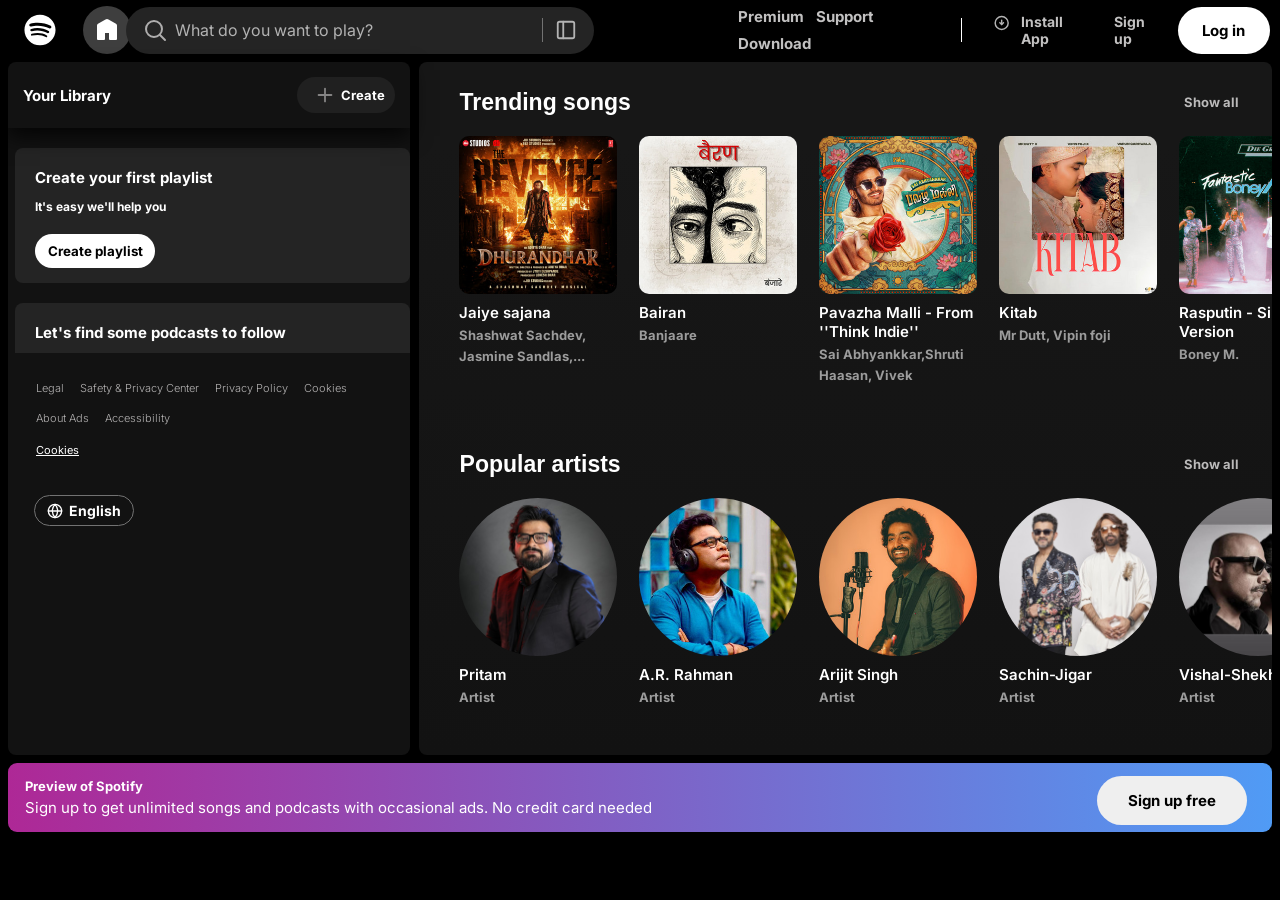
<file: index.html>
<!DOCTYPE html>
<html lang="en">

<head>
    <meta charset="UTF-8">
    <meta name="viewport" content="width=device-width, initial-scale=1.0">
    <title>Spotify - Web Player: Music for everyone</title>
    <link rel="shortcut icon" href="img-icon/favicon spotify.ico" type="image/x-icon">

    <link rel="preconnect" href="https://fonts.googleapis.com">
    <link rel="preconnect" href="https://fonts.gstatic.com" crossorigin>
    <link href="https://fonts.googleapis.com/css2?family=DM+Sans:opsz,wght@9..40,400;9..40,500;9..40,700&display=swap"
        rel="stylesheet">
    <link href="https://fonts.googleapis.com/css2?family=Inter:wght@400;600;700&display=swap" rel="stylesheet">
    <link rel="stylesheet" href="https://cdnjs.cloudflare.com/ajax/libs/font-awesome/6.4.0/css/all.min.css">
    <link rel="stylesheet" href="style.css">
    <link rel="stylesheet" href="utility.css">
    <link rel="stylesheet" href="responsiv.css">
</head>

<body>
    <div class="navbar">
        <nav class="nav">
            <div class="nav-icon">
                <img class="sicon" src="img-icon/Spotify-Icon-Black-Logo.svg" alt="Spocify">
                <div class="icon-circle">
                    <img class="invert" src="img-icon/home.svg" alt="">
                </div>
                <!-- <div class="search-container">
                    <img class="invert" src="img/search.svg" alt="">
                    
                </div> -->
            </div>
            <div class="search-container">
                <div class="search-icon">
                    <!-- <img class="invert" src="img-icon/search.svg" alt="search"> -->
                    <svg width="24" height="24" viewBox="0 0 24 24" fill="none" xmlns="http://www.w3.org/2000/svg">
                        <!-- Circle -->
                        <circle cx="11" cy="11" r="8" stroke="currentColor" stroke-width="2" />
                        <!-- Handle -->
                        <line x1="17" y1="17" x2="22" y2="22" stroke="currentColor" stroke-width="2"
                            stroke-linecap="round" />
                    </svg>
                </div>
                <input type="text" class="search-input" placeholder="What do you want to play?">
                <div class="search_hover">
                    <kbd>Ctrl</kbd>
                    <kbd>Shift</kbd>
                    <kbd>L</kbd>
                </div>
                <div class="search-right-group">
                    <div class="divider"></div>

                    <svg class="browse-icon" xmlns="http://www.w3.org/2000/svg" viewBox="0 0 24 24" fill="none"
                        stroke="currentColor" stroke-width="2" stroke-linecap="round" stroke-linejoin="round">

                        <rect x="3" y="3" width="18" height="18" rx="2" ry="2"></rect>
                        <line x1="9" y1="3" x2="9" y2="21"></line>

                    </svg>
                </div>
            </div>
            <div class="feature">
                <div class="feature-container">
                    <div class="links">
                        <span>Premium</span>
                        <span>Support</span>
                        <span>Download</span>
                    </div>

                    <div class="divider-2"></div>

                    <div class="install">
                        <svg width="20" height="20" viewBox="0 0 24 24" fill="none">
                            <circle cx="12" cy="12" r="9" stroke="#b3b3b3" stroke-width="2" />
                            <path d="M12 8v6" stroke="#b3b3b3" stroke-width="2" stroke-linecap="round" />
                            <path d="M9.5 11.5L12 14l2.5-2.5" stroke="#b3b3b3" stroke-width="2" stroke-linecap="round"
                                stroke-linejoin="round" />
                        </svg>
                        <span>Install App</span>
                    </div>

                    <div class="auth">
                        <span class="signup"> <a href="Sign-up.html">Sign up</a></span>
                        <button class="login"> <a href="log-in.html">Log in</a></button>
                    </div>
                </div>

            </div>
            <div class="mobile-nav">
                <img class="invert mobile-logo" src="img-icon/logo.svg" alt="">
                <div class="rightside">
                    <button class="App">Open App</button>
                    <img class="hamburger" src="img-icon/hamburger.svg" alt="">
                </div>
                <div class="hamburger_container">
                    <div class="close">
                        <img class="invert" style="width: 30px;" src="img-icon/close.svg" alt="">
                    </div>
                    <div class="hamburger-content">
                        <div class="hamburger_auth">
                            <div><a href="log-in.html">Log in</a></div>
                            <div><a href="Sign-up.html">Sign up</a></div>
                        </div>
                        <div class="hamburger-divider"></div>
                        <div class="hamburger_links">
                            <ul>
                                <li>Premium</li>
                                <li>Help</li>
                                <li>Download</li>
                                <li>Privacy</li>
                                <li>Terms</li>
                            </ul>
                        </div>
                    </div>
                </div>
            </div>
        </nav>
    </div>

    <!-- <div class="search-container">
                <svg class="search-icon" xmlns="http://www.w3.org/2000/svg" viewBox="0 0 24 24" fill="none"
                    stroke="currentColor" stroke-width="2" stroke-linecap="round" stroke-linejoin="round">
                    <circle cx="11" cy="11" r="8"></circle>
                    <line x1="21" y1="21" x2="16.65" y2="16.65"></line>
                </svg>

                <input type="text" class="search-input" placeholder="What do you want to play?">

                <div class="divider"></div>

                <svg class="browse-icon" xmlns="http://www.w3.org/2000/svg" viewBox="0 0 24 24" fill="none"
                    stroke="currentColor" stroke-width="2" stroke-linecap="round" stroke-linejoin="round">
                    <rect x="3" y="3" width="18" height="18" rx="2" ry="2"></rect>
                    <line x1="9" y1="3" x2="9" y2="21"></line>
                </svg>
            </div> -->

    </nav>
    </div>
    <div class="container flex ">
        <div class="left  bg-black rounded ">
            <div class="library">
                <div class="lheader">
                    <span>Your Library</span>
                    <button class="create-btn">
                        <!-- <span class="plus">&#43</span> -->
                        <svg class="lplus-icon" width="16" height="16" viewBox="0 0 24 24" stroke="currentColor"
                            fill="none" stroke-width="2">
                            <line x1="12" y1="5" x2="12" y2="19" stroke-linecap="round" />
                            <line x1="5" y1="12" x2="19" y2="12" stroke-linecap="round" />
                        </svg>
                        <span>Create</span>
                    </button>
                    <div class="spotify-menu">
                        <div class="menu-item">
                            <div class="icon-circle">
                                <svg width="48" height="48" viewBox="0 0 48 48" xmlns="http://www.w3.org/2000/svg">
                                    <!-- <circle cx="24" cy="24" r="22" fill="#3a3a3a" /> -->
                                    <g fill="none" stroke="none">
                                        <!-- MUSIC NOTES GROUP -->
                                        <!-- Top beam -->
                                        <rect x="19" y="18" width="14" height="2" rx="0" fill="white" />
                                        <!-- Left stem -->
                                        <rect x="19" y="20" width="2" height="13" rx="0" fill="white" />
                                        <!-- Right stem -->
                                        <rect x="30.8" y="18" width="2" height="11" rx="0" fill="white" />
                                        <!-- Left note head -->
                                        <circle cx="18.5" cy="33.5" r="3" fill="white" />
                                        <!-- Right note head -->
                                        <circle cx="30.5" cy="31.5" r="3" fill="white" />

                                        <!-- PLUS SIGN — top-left of music group -->
                                        vertical bar
                                        <rect x="13" y="13" width="1.8" height="8" rx="0.9" fill="white" />
                                        <!-- horizontal bar -->
                                        <rect x="10" y="16" width="8" height="1.8" rx="0.9" fill="white" />
                                    </g>
                                </svg>
                            </div>
                            <div class="text-group">
                                <span class="title">Playlist</span>
                                <span class="subtitle">Create a playlist with songs or episodes</span>
                            </div>
                        </div>

                        <div class="menu-item">
                            <div class="icon-circle blend">
                                <svg width="37" height="37" viewBox="0 0 24 24" xmlns="http://www.w3.org/2000/svg">
                                    <g transform="rotate(-35 12 12)">
                                        <circle cx="9.5" cy="12" r="5.7" fill="white" opacity="0.3" />
                                        <circle cx="14.5" cy="12" r="5.7" fill="white" opacity="0.5" />
                                    </g>
                                </svg>
                            </div>
                            <div class="text-group">
                                <span class="title">Blend</span>
                                <span class="subtitle">Combine your friends' tastes into a playlist</span>
                            </div>
                        </div>

                        <div class="menu-divider"></div>

                        <div class="menu-item">
                            <div class="icon-circle fill-icon">
                                <svg width="26" height="26" viewBox="0 0 24 24" fill="none"
                                    xmlns="http://www.w3.org/2000/svg">
                                    <path
                                        d="M3 7C3 5.89543 3.89543 5 5 5H9.41421C9.94467 5 10.4534 5.21071 10.8284 5.58579L12.4142 7.17157C12.7893 7.54665 13.298 7.75736 13.8284 7.75736H19C20.1046 7.75736 21 8.65193 21 9.7565V17C21 18.1046 20.1046 19 19 19H5C3.89543 19 3 18.1046 3 17V7Z"
                                        stroke="white" stroke-width="1.8" stroke-linejoin="round" />
                                </svg>
                            </div>
                            <div class="text-group">
                                <span class="title">Folder</span>
                                <span class="subtitle">Organize your playlists</span>
                            </div>
                        </div>
                    </div>
                </div>
                <div class="lbox">
                    <div class="playlist box">
                        <div class="h">
                            <h4>Create your first playlist</h4>
                            <p>It's easy we'll help you</p>
                        </div>
                        <button class="lbut play_but">Create playlist</button>
                        <div class="tooltip-card">
                            <div class="tooltip-content">
                                <h3>Create a playlist</h3>
                                <p>Log in to create and share playlists.</p>
                            </div>

                            <div class="tooltip-actions">
                                <button class="not-now-btn">Not now</button>
                                <button class="login login-btn"> <a href="log-in.html">Log in</a></button>
                            </div>

                            <div class="tooltip-arrow"></div>
                        </div>

                    </div>
                    <div class="podcast box">
                        <div class="h">
                            <h4>Let's find some podcasts to follow</h4>
                            <p>We'll keep you updated on new episodes</p>
                        </div>
                        <button class="lbut pod_but">Browse podcasts</button>

                    </div>
                </div>
            </div>
            <div class="footer">
                <div class="flinks">
                    <ul>
                        <li>Legal</li>
                        <li>Safety & Privacy Center</li>
                        <li>Privacy Policy</li>
                        <li>Cookies</li>
                    </ul>
                    <ul>
                        <li>About Ads</li>
                        <li>Accessibility</li>
                    </ul>
                    <h5>Cookies</h5>
                </div>
                <button class="footer-btn">
                    <svg xmlns="http://www.w3.org/2000/svg" width="16" height="16" viewBox="0 0 24 24" fill="none"
                        stroke="currentColor" stroke-width="2" stroke-linecap="round" stroke-linejoin="round">
                        <circle cx="12" cy="12" r="10"></circle>
                        <line x1="2" y1="12" x2="22" y2="12"></line>
                        <path
                            d="M12 2a15.3 15.3 0 0 1 4 10 15.3 15.3 0 0 1-4 10 15.3 15.3 0 0 1-4-10 15.3 15.3 0 0 1 4-10z">
                        </path>
                    </svg>
                    English
                </button>
            </div>

            <!-- <div class="home bg-gray rounded m-1 p-1">
                <div class="logo"><img class="invert" src="img/logo.svg" alt="logo"></div>
                <ul>
                    <li><img class="invert" src="img/home.svg" alt="home">Home</li>
                    <li><img class="invert" src="img/search.svg" alt="search">Search</li>
                </ul>
            </div> -->

        </div>

        <div class="right bg-black rounded ">
            <div class="Rcontainer ">
                <div class="Rheader">
                    <h2 class="under-line">Trending songs</h2>
                    <a href="#" class="show-all under-line">Show all</a>

                </div>
                <div class="card-container Trending-songs-card">


                </div>
            </div>

            <div class="Rcontainer first-con-cards ">
                <div class="Rheader">
                    <h2 class="under-line">Popular artists</h2>
                    <a href="#" class="show-all under-line">Show all</a>

                </div>
                <div class="card-container Popular-artists-card ">

                </div>
            </div>

            <div class="Rcontainer ">
                <div class="Rheader">
                    <h2 class="under-line">Popular Albums and singles</h2>
                    <a href="#" class="show-all under-line">Show all</a>

                </div>
                <div class="card-container Popular-albums-card ">

                </div>
            </div>

            <div class="Rcontainer ">
                <div class="Rheader">
                    <h2 class="under-line">Popular radio</h2>
                    <a href="#" class="show-all under-line">Show all</a>

                </div>
                <div class="card-container Popular-radio-cards ">

                </div>
            </div>

            <div class="Rcontainer ">
                <div class="Rheader">
                    <h2 class="under-line">Featured Charts</h2>
                    <a href="#" class="show-all under-line">Show all</a>

                </div>
                <div class="card-container featured-cards ">

                </div>
            </div>


            <footer>
                <hr class="hor1">
                <div class="R-footer">
                    <div class="footer-column">
                        <h3>Company</h3>
                        <ul>
                            <li><a href="#">About</a></li>
                            <li><a href="#">Jobs</a></li>
                            <li><a href="#">For the Record</a></li>
                        </ul>
                    </div>

                    <div class="footer-column">
                        <h3>Communities</h3>
                        <ul>
                            <li><a href="#">For Artists</a></li>
                            <li><a href="#">Developers</a></li>
                            <li><a href="#">Advertising</a></li>
                            <li><a href="#">Investors</a></li>
                            <li><a href="#">Vendors</a></li>
                        </ul>
                    </div>

                    <div class="footer-column">
                        <h3>Useful links</h3>
                        <ul>
                            <li><a href="#">Support</a></li>
                            <li><a href="#">Free Mobile App</a></li>
                            <li><a href="#">Popular by Country</a></li>
                            <li><a href="#">Import your Music</a></li>
                        </ul>
                    </div>

                    <div class="footer-column">
                        <h3>Spotify Plans</h3>
                        <ul>
                            <li><a href="#">Premium Lite</a></li>
                            <li><a href="#">Premium Standard</a></li>
                            <li><a href="#">Premium Platinum</a></li>
                            <li><a href="#">Premium Student</a></li>
                            <li><a href="#">Spotify Free</a></li>
                        </ul>
                    </div>

                    <div class="social-footer">

                        <a href="https://www.instagram.com/yourprofile" target="_blank" aria-label="Instagram">
                            <i class="fab fa-instagram"></i>
                        </a>

                        <a href="https://www.twitter.com/yourprofile" target="_blank" aria-label="Twitter">
                            <i class="fa-brands fa-twitter"></i>
                        </a>
                        <a href="https://www.facebook.com/yourprofile" target="_blank" aria-label="Facebook">
                            <i class="fa-brands fa-facebook"></i>
                        </a>

                    </div>
                </div>
                <hr class="hor2">

                <div class="rightFooter">
                    <div class=" footer flinks">
                        <ul>
                            <li>Legal</li>
                            <li>Safety & Privacy Center</li>
                            <li>Privacy Policy</li>
                            <li>Cookies</li>
                            <li>About Ads</li>
                            <li>Accessibility</li>
                        </ul>
                        <!-- <ul>
                        <li>About Ads</li>
                        <li>Accessibility</li>
                    </ul> -->
                    </div>

                    <div class=" M-copyright">
                        <small>&copy; 2026 Spotify AB</small>
                    </div>

                    <button class="footer-btn">
                        <svg xmlns="http://www.w3.org/2000/svg" width="15" height="15" viewBox="0 0 24 24" fill="none"
                            stroke="currentColor" stroke-width="2" stroke-linecap="round" stroke-linejoin="round">
                            <circle cx="12" cy="12" r="10"></circle>
                            <line x1="2" y1="12" x2="22" y2="12"></line>
                            <path
                                d="M12 2a15.3 15.3 0 0 1 4 10 15.3 15.3 0 0 1-4 10 15.3 15.3 0 0 1-4-10 15.3 15.3 0 0 1 4-10z">
                            </path>
                        </svg>
                        English
                    </button>
                </div>

                <div class="copyright">
                    <small>&copy; 2026 Spotify AB</small>
                </div>
            </footer>

        </div>

    </div>
    <div class="Bfooter">
        <div class="pline">
            <p class="first_line">Preview of Spotify</p>
            <p class="second_line">Sign up to get unlimited songs and podcasts with occasional ads. No credit card
                needed</p>
        </div>
        <button class="bsign-in">Sign up free</button>
    </div>


    <div class="mobile-bottom-nav">
        <div class="nav-item">
            <img class="invert" src="img-icon/home.svg" alt="Home" width="24">
            <span>Home</span>
        </div>
        <div class="nav-item">
            <svg width="24" height="24" viewBox="0 0 24 24" fill="none" stroke="#c5c3c3" stroke-width="2">
                <circle cx="11" cy="11" r="8"></circle>
                <line x1="21" y1="21" x2="16.65" y2="16.65"></line>
            </svg>
            <span>Search</span>
        </div>
        <div class="nav-item">
            <!-- <svg width="24" height="24" viewBox="0 0 24 24" fill="none" stroke="white" stroke-width="2">
                <rect x="3" y="3" width="18" height="18" rx="2"></rect>
                <line x1="9" y1="3" x2="9" y2="21"></line>
            </svg> -->
            <img src="img-icon/playlist.svg" alt="">
            <span>Your Library</span>
        </div>
        <div class="nav-item ">
            <svg xmlns="http://www.w3.org/2000/svg" width="24" height="24" viewBox="0 0 223.316 223.316">
                <path
                    d="M177.707 98.987c-35.992-21.375-95.36-23.34-129.719-12.912-5.519 1.674-11.353-1.44-13.024-6.958-1.672-5.521 1.439-11.352 6.96-13.029 39.443-11.972 105.008-9.66 146.443 14.936 4.964 2.947 6.59 9.356 3.649 14.31-2.944 4.963-9.359 6.6-14.31 3.653m-1.178 31.658c-2.525 4.098-7.883 5.383-11.975 2.867-30.005-18.444-75.762-23.788-111.262-13.012-4.603 1.39-9.466-1.204-10.864-5.8a8.717 8.717 0 015.805-10.856c40.553-12.307 90.968-6.347 125.432 14.833 4.092 2.52 5.38 7.88 2.864 11.968m-13.663 30.404a6.954 6.954 0 01-9.569 2.316c-26.22-16.025-59.223-19.644-98.09-10.766a6.955 6.955 0 01-8.331-5.232 6.95 6.95 0 015.233-8.334c42.533-9.722 79.017-5.538 108.448 12.446a6.96 6.96 0 012.31 9.57M111.656 0C49.992 0 0 49.99 0 111.656c0 61.672 49.992 111.66 111.657 111.66 61.668 0 111.659-49.988 111.659-111.66C223.316 49.991 173.326 0 111.657 0"
                    fill="#c5c3c3" />
            </svg>
            <!-- <img class="pre-f" src="img-icon/Spotify-Icon-Black-Logo.svg" alt=""> -->
            <span>Premium</span>
        </div>


    </div>

    <script src="script.js"></script>
</body>

</html>
</file>
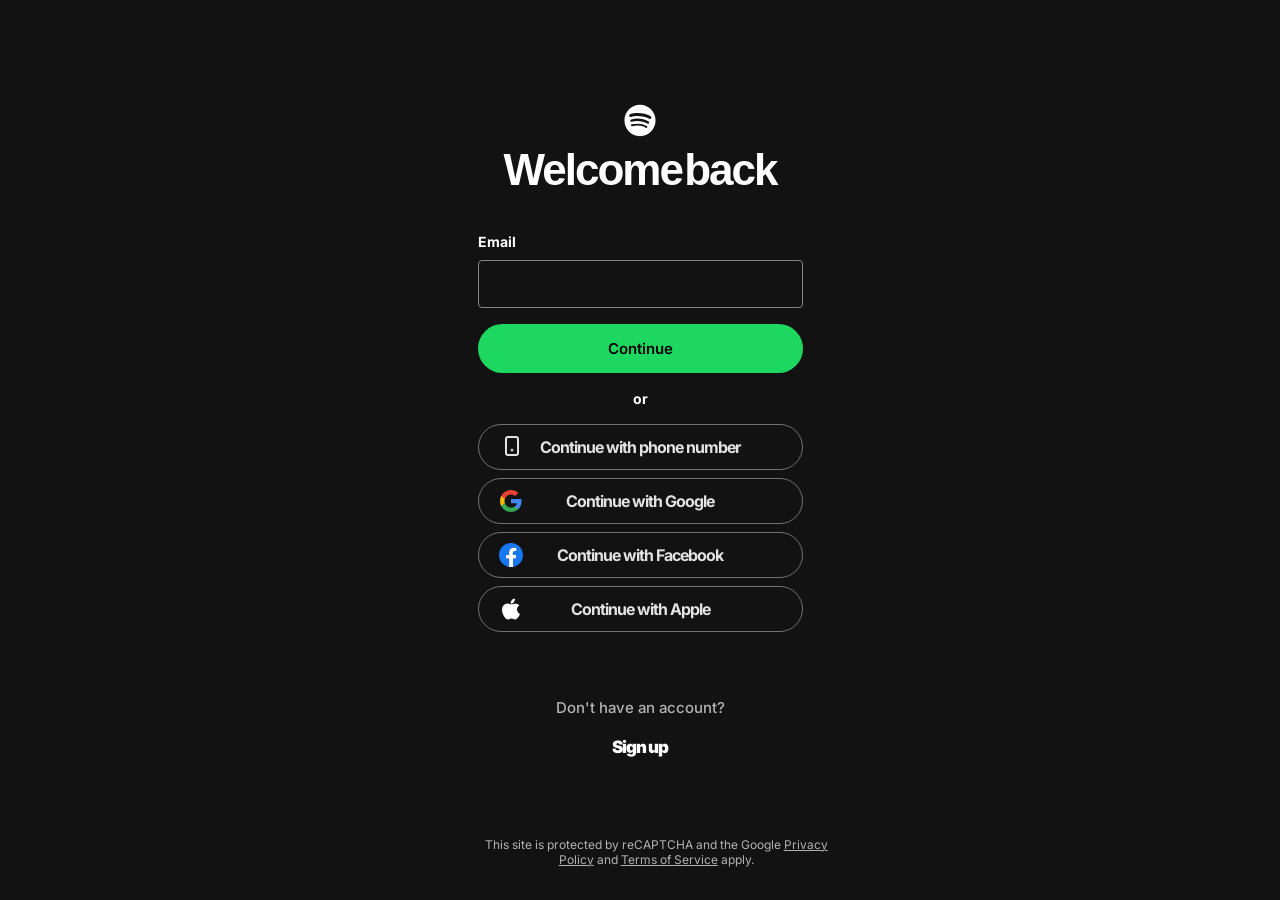
<file: log-in.html>
<!DOCTYPE html>
<html lang="en">

<head>
    <meta charset="UTF-8">
    <meta name="viewport" content="width=device-width, initial-scale=1.0">
    <title>Spotify</title>
    <link rel="shortcut icon" href="img-icon/spotify_black_bg.png" type="image/x-icon">

    <link rel="preconnect" href="https://fonts.googleapis.com">
    <link rel="preconnect" href="https://fonts.gstatic.com" crossorigin>
    <link href="https://fonts.googleapis.com/css2?family=Montserrat:wght@400;500;600;700;800;900&display=swap"
        rel="stylesheet">
    <link href="https://fonts.googleapis.com/css2?family=DM+Sans:opsz,wght@9..40,400;9..40,500;9..40,700&display=swap"
        rel="stylesheet">
    <link href="https://fonts.googleapis.com/css2?family=Inter:wght@400;600;700&display=swap" rel="stylesheet">
    <link rel="stylesheet" href="https://cdnjs.cloudflare.com/ajax/libs/font-awesome/6.4.0/css/all.min.css">
    <link rel="stylesheet" href="style.css">
    <link rel="stylesheet" href="utility.css">
    <link rel="stylesheet" href="responsiv.css">
    <link rel="stylesheet" href="log-sign.css">
</head>

<body>
    <main class="container">
        <div class="header loginheader">
            <img class="sicon" src="img-icon/Spotify-Icon-Black-Logo.svg" alt="Spotify logo">
            <h1>Welcome back</h1>
        </div>
        <form class="login_form" action="#" method="POST">
            <div class="input_group">
                <label for="email">Email</label>
                <input type="email" id="email" name="email"  required>
            </div>

            <button type="submit" class="primary-btn">Continue</button>
        </form>
        <div class="ls-divider">or</div>
        <div class="signup_method login_method">
            <button class="social-btn phone">
                <svg width="24" height="24" viewBox="0 0 24 24" fill="none" xmlns="http://www.w3.org/2000/svg"
                    stroke="rgb(226, 226, 226)" stroke-width="2" stroke-linecap="round" stroke-linejoin="round">

                    <!-- Phone body -->
                    <rect x="7" y="2" width="12" height="18" rx="2"></rect>

                    <!-- Bottom circle (home button) -->
                    <circle cx="13" cy="15" r="0.5"></circle>

                </svg>
                <span>Continue with phone number</span>
            </button>
            <button class="social-btn google">
                <svg width="24" height="24" viewBox="0 0 24 24">
                    <path
                        d="M22.56 12.25c0-.78-.07-1.53-.2-2.25H12v4.26h5.92c-.26 1.37-1.04 2.53-2.21 3.31v2.77h3.57c2.08-1.92 3.28-4.74 3.28-8.09z"
                        fill="#4285F4" />
                    <path
                        d="M12 23c2.97 0 5.46-.98 7.28-2.66l-3.57-2.77c-.98.66-2.23 1.06-3.71 1.06-2.86 0-5.29-1.93-6.16-4.53H2.18v2.84C3.99 20.53 7.7 23 12 23z"
                        fill="#34A853" />
                    <path
                        d="M5.84 14.09c-.22-.66-.35-1.36-.35-2.09s.13-1.43.35-2.09V7.07H2.18C1.43 8.55 1 10.22 1 12s.43 3.45 1.18 4.93l3.66-2.84z"
                        fill="#FBBC05" />
                    <path
                        d="M12 5.38c1.62 0 3.06.56 4.21 1.64l3.15-3.15C17.45 2.09 14.97 1 12 1 7.7 1 3.99 3.47 2.18 7.07l3.66 2.84c.87-2.6 3.3-4.53 6.16-4.53z"
                        fill="#EA4335" />
                </svg>
                <span>Continue with Google</span>
            </button>
            <button class="social-btn facebook">
                <svg width="24" height="24" viewBox="0 0 24 24" fill="none" xmlns="http://www.w3.org/2000/svg">
                    <path
                        d="M24 12.073C24 5.405 18.627 0 12 0S0 5.405 0 12.073C0 18.1 4.388 23.094 10.125 24v-8.437H7.078v-3.49h3.047V9.43c0-3.007 1.792-4.669 4.533-4.669 1.312 0 2.686.235 2.686.235v2.953H15.83c-1.491 0-1.956.925-1.956 1.874v2.25h3.328l-.532 3.49h-2.796V24C19.612 23.094 24 18.1 24 12.073z"
                        fill="#1877F2" />
                    <path
                        d="M16.671 15.563l.532-3.49h-3.328V9.823c0-.949.465-1.874 1.956-1.874h1.513V4.996s-1.374-.235-2.686-.235c-2.741 0-4.533 1.662-4.533 4.67v2.641H7.078v3.49h3.047V24a12.12 12.12 0 003.875 0v-8.437h2.671z"
                        fill="white" />
                </svg>
                <span>Continue with Facebook</span>
            </button>
            <button class="social-btn apple">
                <svg width="24px" height="24px" fill="white" viewBox="0 0 512 512" xmlns="http://www.w3.org/2000/svg">
                    <title>ionicons-v5_logos</title>
                    <path
                        d="M349.13,136.86c-40.32,0-57.36,19.24-85.44,19.24C234.9,156.1,212.94,137,178,137c-34.2,0-70.67,20.88-93.83,56.45-32.52,50.16-27,144.63,25.67,225.11,18.84,28.81,44,61.12,77,61.47h.6c28.68,0,37.2-18.78,76.67-19h.6c38.88,0,46.68,18.89,75.24,18.89h.6c33-.35,59.51-36.15,78.35-64.85,13.56-20.64,18.6-31,29-54.35-76.19-28.92-88.43-136.93-13.08-178.34-23-28.8-55.32-45.48-85.79-45.48Z" />
                    <path
                        d="M340.25,32c-24,1.63-52,16.91-68.4,36.86-14.88,18.08-27.12,44.9-22.32,70.91h1.92c25.56,0,51.72-15.39,67-35.11C333.17,85.89,344.33,59.29,340.25,32Z" />
                </svg>
                <span>Continue with Apple</span>
            </button>

        </div>
        <footer>
            <div class="login signup">
                <div>Don't have an account?</div>
                <div><a href="Sign-up.html">Sign up</a></div>
            </div>
            <div class="footer">
                <p>This site is protected by reCAPTCHA and the Google <a href="#">Privacy Policy</a> and <a href="#">Terms of Service</a> apply.</p>
                <!-- <p><a href="#">Policy</a> and <a href="#">Terms of Service</a> apply.</p> -->
            </div>
        </footer>
    </main>


</body>

</html>
</file>
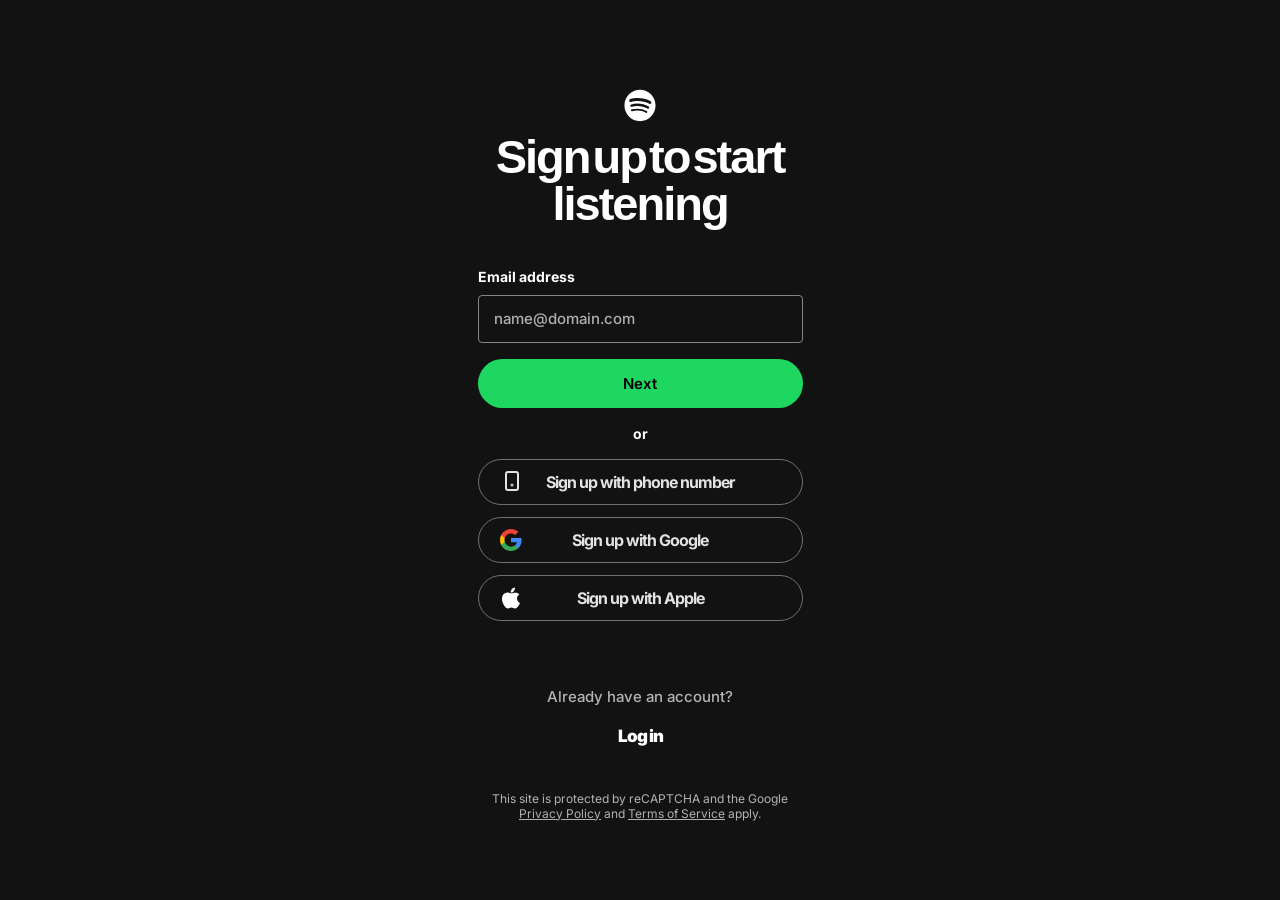
<file: Sign-up.html>
<!DOCTYPE html>
<html lang="en">

<head>
    <meta charset="UTF-8">
    <meta name="viewport" content="width=device-width, initial-scale=1.0">
    <title>Sign up - Spotify</title>
    <link rel="shortcut icon" href="img-icon/spotify_black_bg.png" type="image/x-icon">

    <link rel="preconnect" href="https://fonts.googleapis.com">
    <link rel="preconnect" href="https://fonts.gstatic.com" crossorigin>
    <link href="https://fonts.googleapis.com/css2?family=Montserrat:wght@400;500;600;700;800;900&display=swap" rel="stylesheet">
    <link href="https://fonts.googleapis.com/css2?family=DM+Sans:opsz,wght@9..40,400;9..40,500;9..40,700&display=swap"
        rel="stylesheet">
    <link href="https://fonts.googleapis.com/css2?family=Inter:wght@400;600;700&display=swap" rel="stylesheet">
    <link rel="stylesheet" href="https://cdnjs.cloudflare.com/ajax/libs/font-awesome/6.4.0/css/all.min.css">
    <link rel="stylesheet" href="style.css">
    <link rel="stylesheet" href="utility.css">
    <link rel="stylesheet" href="responsiv.css">
    <link rel="stylesheet" href="log-sign.css">
</head>
<style>
    body {
        padding-top: 80px;
    }

    /* Header */

    h1 {
        font-size: 47px;
    }

    /* Social Buttons */
    .signup_method {
        gap: 12px;
    }


    .footer {
        margin-top: 45px;
        width: 100%;
    }

</style>

<body>
    <main class="container">
        <div class="header">
            <img class="sicon" src="img-icon/Spotify-Icon-Black-Logo.svg" alt="Spotify logo">
            <h1>Sign up to start listening</h1>
        </div>
        <form class="signup_form" action="#" method="POST">
            <div class="input_group">
                <label for="email">Email address</label>
                <input type="email" id="email" name="email" placeholder="name@domain.com" required>
            </div>

            <button type="submit" class="primary-btn">Next</button>
        </form>
        <div class="ls-divider">or</div>
        <div class="signup_method smg">
            <button class="social-btn phone">
                <svg width="24" height="24" viewBox="0 0 24 24" fill="none" xmlns="http://www.w3.org/2000/svg"
                    stroke="rgb(226, 226, 226)" stroke-width="2" stroke-linecap="round" stroke-linejoin="round">

                    <!-- Phone body -->
                    <rect x="7" y="2" width="12" height="18" rx="2"></rect>

                    <!-- Bottom circle (home button) -->
                    <circle cx="13" cy="15" r="0.5"></circle>

                </svg>
                <span>Sign up with phone number</span>
            </button>
            <button class="social-btn google">
                <svg width="24" height="24" viewBox="0 0 24 24">
                    <path
                        d="M22.56 12.25c0-.78-.07-1.53-.2-2.25H12v4.26h5.92c-.26 1.37-1.04 2.53-2.21 3.31v2.77h3.57c2.08-1.92 3.28-4.74 3.28-8.09z"
                        fill="#4285F4" />
                    <path
                        d="M12 23c2.97 0 5.46-.98 7.28-2.66l-3.57-2.77c-.98.66-2.23 1.06-3.71 1.06-2.86 0-5.29-1.93-6.16-4.53H2.18v2.84C3.99 20.53 7.7 23 12 23z"
                        fill="#34A853" />
                    <path
                        d="M5.84 14.09c-.22-.66-.35-1.36-.35-2.09s.13-1.43.35-2.09V7.07H2.18C1.43 8.55 1 10.22 1 12s.43 3.45 1.18 4.93l3.66-2.84z"
                        fill="#FBBC05" />
                    <path
                        d="M12 5.38c1.62 0 3.06.56 4.21 1.64l3.15-3.15C17.45 2.09 14.97 1 12 1 7.7 1 3.99 3.47 2.18 7.07l3.66 2.84c.87-2.6 3.3-4.53 6.16-4.53z"
                        fill="#EA4335" />
                </svg>
                <span>Sign up with Google</span>
            </button>
            <button class="social-btn apple">
                <svg width="24px" height="24px" fill="white" viewBox="0 0 512 512" xmlns="http://www.w3.org/2000/svg">
                    <title>ionicons-v5_logos</title>
                    <path
                        d="M349.13,136.86c-40.32,0-57.36,19.24-85.44,19.24C234.9,156.1,212.94,137,178,137c-34.2,0-70.67,20.88-93.83,56.45-32.52,50.16-27,144.63,25.67,225.11,18.84,28.81,44,61.12,77,61.47h.6c28.68,0,37.2-18.78,76.67-19h.6c38.88,0,46.68,18.89,75.24,18.89h.6c33-.35,59.51-36.15,78.35-64.85,13.56-20.64,18.6-31,29-54.35-76.19-28.92-88.43-136.93-13.08-178.34-23-28.8-55.32-45.48-85.79-45.48Z" />
                    <path
                        d="M340.25,32c-24,1.63-52,16.91-68.4,36.86-14.88,18.08-27.12,44.9-22.32,70.91h1.92c25.56,0,51.72-15.39,67-35.11C333.17,85.89,344.33,59.29,340.25,32Z" />
                </svg>
                <span>Sign up with Apple</span>
            </button>
        </div>
        <footer>
            <div class="login">
                <div>Already have an account?</div>
                <div><a href="log-in.html">Log in</a></div>
            </div>
            <div class="footer signupfooter">
                <p>This site is protected by reCAPTCHA and the Google <a href="#">Privacy Policy</a> and <a href="#">Terms of Service</a> apply.</p>
               
            </div>
        </footer>
    </main>


</body>

</html>
</file>
<file: style.css>
* {
    margin: 0;
    padding: 0;
    box-sizing: border-box;
    font-family: 'Inter', 'Helvetica Neue', Arial, sans-serif;

}

body {

    background-color: black;
    color: white;
    font-family: "CircularSp", "Helvetica Neue", Helvetica, Arial, sans-serif;
    font-weight: 700;
    /* font-size: 16px; */
    

}


.navbar .nav {
    background-color:black;
    display: flex;
    align-items: center;
    justify-content: space-between;
    width: 100%;
    height: 60px;
    padding: 0 px;

}

.nav-icon{
    display: flex;
    align-items: center;
    /* width: 25px; */
    gap: 8px;
    padding: 5px;
   
}

.sicon {
    width: 70px;
    cursor: pointer;
   
}
.icon-circle {
    width: 46px;  
    height: 46px; 
    background-color: #1a1919; /* Gives the circle its dark gray color */
    border-radius: 50%; 
    
    /* Centers the home SVG inside the circle */
    display: flex;
    justify-content: center;
    align-items: center;
    cursor: pointer;
    transition: transform 0.1s ease, border-color 0.2s ease;
}
.icon-circle .invert {
    width: 24px; /* Adjust this to make the house bigger or smaller inside the circle */
    
}
.icon-circle:hover{
    background-color: rgb(48, 48, 48);
    transition: background-color 0.4s ease, border 0.4s ease;
    transform: scale(1.04);
}
.search-container{
    box-sizing: border-box;
    /* position: relative; */
    display: flex;
    align-items: center;
    background-color: #242424;
    border-radius: 500px;
    padding: 0  15px;
    height: 47px;
    width: 100%;
    max-width:468px; 
    margin-left:-22px;
    /* cursor: pointer; */
    border: 2px solid transparent;
    transition: background-color 0.2s ease, box-shadow 0.2s ease;
    /* overflow: hidden; */
}
.search-container:hover {
    background-color: #2c2c2c;
    box-shadow: 0 0 0 1px #464444; 
    transition-duration: 0.2s;  
}
.search-container.active{          /* this can be do without js by search-container:focus-within */
    /* border: 2px solid white; */
    box-shadow: 0 0 0 2px white !important;
    
}
.search-icon svg{
    width: 24px;  
    height: 24px; 
    /* background-color: #1a1a1a; /* Gives the circle its dark gray color */
    /* border-radius: 10px;   */
    
    color: rgb(175, 174, 174);
    display: block;
    align-items: center;
    cursor: pointer;
    transition: all 0.2s ease;
}
.search-container:hover .search-icon svg {
    color: white;
}
.search-input{
    flex: 1;
    min-width: 0;
    /* width: 100%; */
    background: transparent;
    border: none;
    outline: none;
    color: white;
    font-size: 16px;
    padding: 0 8px;
    
}
.search-input::placeholder {
    color: #b3b3b3;
}
.search-right-group {
    display: flex;
    align-items: center;
    gap: 12px;  
    margin-left: 49px; 
    /* flex-shrink: 0; */
}

.search_hover{
    /* position: absolute; */
    display: flex;
    gap: 3px;
    opacity: 0;
    visibility: hidden;
    margin-left: 8px;
    transition-duration: 0.3s;
}
/* .search_hover + .search-right-group{
    margin-left: auto;
} */

.search_hover kbd{
    display: flex;
    border: 1px solid grey; 
    border-radius: 4px;
    padding: 2px 4px;
    font-size: 15px;
    font-weight: 500;
    font-family: 'DM Sans', sans-serif;
    color: rgb(179, 177, 177);
    /* margin: 0 2px; */
}
.search-container:hover .search_hover{
    opacity: 1;
    visibility: visible;
}

.divider {
    height: 24px;
    width: 1px;
    background-color: #727272;
    /* margin: 0 12px; */
    flex-shrink: 0;
}

svg{
    color: #727272;
}

.browse-icon {
    width: 22px;
    height: 22px;
    color: #b3b3b3; /* Ye 'currentColor' ko set karega */
    cursor: pointer;
    transition: color 0.2s ease;
}

.browse-icon:hover {
    color: white; /* Hover par bright white ho jayega */
}
.feature .feature-container{
    display: flex;
    align-items: center;
    /* justify-content: space-between; */
}
/* .feature-container{
    display: flex;
    align-items: center;
} */
.links{
    margin-left:140px;
    color: rgb(194, 193, 193);
    font-size: 15px;
    
}
.links span{
    display: inline-block;
    cursor: pointer;
    margin: 4px;
    transition: color 0.2s ease, transform 0.2s ease;
    
}
.links span:hover{
    /* font-size: 16px; */
    color: white;
    transform: scale(1.02);
   
}
.divider-2{
    height: 24px;
    width: 1px;
    background-color:white;
    margin: 0 12px;
    margin-left: 25px;
    
}
.install{
    display: flex;
    /* justify-items: center; */
    color: rgb(194, 193, 193);
    font-size: 14px;
    gap: 10px;
    margin-left: 20px;
    transition: all 0.2s ease;
    cursor: pointer;
    filter: blur(0.4px);

}
.install svg{
    stroke: currentColor;
}
.install:hover {
    color: white;
    transform: scale(1.02);
}
.install:hover svg *{
    stroke: white !important;
}

.auth{
    display: flex;
    align-items: center;
    font-size: 14px;
    margin-left: 30px;
    gap: 20px;
    cursor: pointer;

}
.auth span a{
    text-decoration: none;
    color: rgb(194, 193, 193);
    filter: blur(0.4px);
}

.auth button {
    padding: 14px;
    margin-right: 10px;
    width: 105px;
    background-color: white;
    font-size:15px;
    font-weight: bold;
    border: none;
    cursor: pointer;
    border-radius: 50px;
    transition: background-color 0.1s ease, transform 0.1s ease;
}
.auth span a:hover{
    color: white;
    transform: scale(1.04);
}
.auth button:hover{
    background-color: #e6e1e1;
    transform: scale(1.01);

}
.login a{
    text-decoration: none;
    color: black;
}

/*               container             */


.container{
    height: 77vh;
    gap: 9px;
    margin: 8px;
    margin-top: 2px;

    
}

.left {
    width: 32vw;
    /* height: 80vh; */
    /* padding: 10px; */
}

.right {
    width: 68vw;
    /* height: 513px; */
    overflow-x: hidden;
    overflow-y: scroll;
    background: linear-gradient(to bottom , rgb(23, 23, 23) 12% , transparent 100%);
    /* height: 80vh; */
    /* height: 100%; */
}

/* .home ul li {
    display: flex;
    width: 14px;
    gap: 13px;
    list-style: none;
    padding-top: 14px;
    font-size: 12PX;
} */

.lheader{
    display: flex;
    align-items: center;
    justify-content: space-between;
    /* padding-top: 25px; */
    padding: 15px;
    font-size: 15px;
    font-family: 'Inter', 'Helvetica Neue', Arial, sans-serif;
    box-shadow: gray;
    box-shadow: 0px 8px 20px rgba(0, 0, 0, 0.8);
    position: relative;
    z-index: 100;
   
}


.lheader button{
    display: flex;
    align-items: center;
    background-color:rgb(32, 32, 32);
    color: white;
    border: none;
    padding: 7px;
    font-size: 13px;
    font-weight: bold;
    width: 98px;
    border-radius: 40px;
    gap: 5px;
    transition: background-color 0.2s ease , transform 0.2s ease;
    
}
.lheader button svg{
    width: 22px;
    height: 22px;
    margin-left:10px;
    color: #858484;
}
.lheader button:hover{
    background-color:rgb(41, 41, 41);
    color: white;
}
.lheader button:hover svg *{
    stroke: rgb(236, 235, 235);
}
.lbox{
    /* display: flex;
    flex-direction: column; */
    height: 225px;
    /* background-color: #131313; */
    overflow-y: scroll;
    transition: all 0.3s ease;
}
.lbox::-webkit-scrollbar{
    width: 12px;

}
.lbox::-webkit-scrollbar-track {
  background: transparent;
}
.lbox::-webkit-scrollbar-thumb{
    background:transparent;
    transition: background 0.3s ease;
    /* border-radius: 3px; */
}
.lbox.show-scroll::-webkit-scrollbar-thumb {
    background: #535353;
}

.play_but{
    width: 120px;
}
.pod_but{
    width: 140px;
}
.flinks{
    margin: 20px;
}
.flinks ul{
    font-size: 11px;
    font-weight: 300;
    /* margin-bottom: 10px; */
    display: flex;
}
.flinks ul li{
    list-style: none;
    margin: 8px;
    color: #b3b1b1;
    cursor: pointer;
}
.flinks h5{
    margin-top: 10px;
    margin-left: 8px;
    font-size: 11px;
    color:white;
    font-weight: 400 ;
    font-family: 'Inter', 'Helvetica Neue', Arial, sans-serif;
    cursor: pointer;
    text-decoration: underline;

    
}
.footer-btn{
    display: flex;
    align-items: center;
    gap: 6px;
    background-color: transparent; 
    color: white;
    font-size: 14px;
    font-weight: 700;
    font-family: 'Inter', 'Helvetica Neue', Arial, sans-serif;
    border: 1px solid #727272; /* Grey border */
    border-radius: 50px; /* Perfect pill shape */
    margin-left: 26px;
    margin-top: 38px;
    padding: 6px 12px;
    cursor: pointer;
    transition: transform 0.1s ease, border-color 0.2s ease;
    /* transform: scale(1.04); */

}
.footer-btn:hover{
    color: white;
    transform: scale(1.04);
}
.footer-btn svg{
    color: white;
}

/* Right side css code */

.Rcontainer{
    display: flex;
    flex-direction: column;
    /* margin-bottom: 29px; */
    /* position:relative; */
    /* width: 100%;
    overflow-y: auto;
    height: auto; */
    
    /* padding: 2px 0 4px 0px; */
    /* background-image: radial-gradient(ellipse at 15% 15%, #363636 0%, transparent 70%); */
    /* background: linear-gradient(to bottom, #2b0e0e 0%, #121212 100%) */
} 

/* .Rcontainer::after {
    content: "";
    position: absolute;
    top: 0;
    left: 0;
    width: 50%;
    height: 100%;
    background-image: linear-gradient(to bottom, #2b0e0e 0%, transparent 80%);
    z-index: -1; 
}   */
.Rheader{
    display: flex;
    width:100%;
    align-items: center;
    justify-content: space-between;
    height: 15px;
    padding: 30px 33px ;
    border-top-left-radius: 7px;
    border-top-right-radius: 7px;
    
    /* background-color: rgb(30, 30, 30); */
    
    /* background: linear-gradient(to bottom, #2b0e0e 0%) */

}
.Rheader h2{
    font-size: 23px;
    font-weight: 700;
    font-style: normal;
    line-height:normal;
    /* font-family: 'Plus Jakarta Sans', sans-serif; */
    font-family: 'Montserrat', sans-serif;
    cursor: pointer;
    margin-top: 20px;
    margin-left: 8px;
    

}
.Rheader .show-all{
    text-decoration: none;
    margin-top: 20px;
    color: #bbbaba;
    font-size: 13px;
    
}
.Trending-songs-card{
    margin-bottom: 10px;

}
.Popular-artists-card{
    margin-bottom:15px;
}
.Popular-albums-card{
    margin-bottom: 14px;
}
.Popular-radio-cards{
    margin-bottom: 12px;

}
.featured-cards{
    margin-bottom: 75px;
}
/* .play{
    position:absolute;
    top: 140px;
    right: 0px;
    opacity: 0;
    transform: translateY(8px);
    transition: all 0.3s ease-out;

}
.play:hover{
    opacity: 1;
    transform: translateY(0);
    top: 86px;
    
} */

.play {
    position: absolute;
    bottom: -10px;        /* anchor to bottom of card  */
    right:-9px;
    opacity: 0;
    transform: translateY(6px);   /* start slightly below final position  */
    transition: opacity 0.3s ease, transform 0.3s ease;
}

 /* THIS is the fix — trigger on CARD hover, not play-button hover  */
.card:hover .play {
    opacity: 1;
    transform: translateY(0px);     /* slides up to rest position  */
}

/* Keep it visible if hovering the button itself  */
.play:hover {
    opacity: 1;
    transform: translateY(0);
}



/*  footer section */

hr{
    border: none;
    border-radius: 2px;
    height: 1px;
    background-color: rgb(200,200,200,0.2);
    margin: 20px;
}

.R-footer{
    display: flex;
    margin:35px;
    margin-top: 60px;
    margin-bottom: 35px;
    gap: 50px;
}

.footer-column h3{
    font-size: 15px;
}
.footer-column ul a{
    color: rgb(145, 144, 144);
    text-decoration: none;
    /* font-family: SpotifyMixUI, CircularSp-Arab, CircularSp-Hebr, CircularSp-Cyrl, CircularSp-Grek, CircularSp-Deva, "Helvetica Neue", helvetica, arial, "Hiragino Sans", "Hiragino Kaku Gothic ProN", Meiryo, "MS Gothic", sans-serif; */
    font-weight: lighter;
    font-size: 15px;
    font-family: Inter, "Helvetica Neue", Arial, sans-serif;
    
}
.footer-column ul li a:hover{
    color: white;
    text-decoration: underline;
    /* transform: scale(0.2s); */
    
}
.footer-column ul li{
    margin-top: 6px;
    list-style: none;
    
}
.social-footer{
    display: flex;
    gap: 15px;
}
.social-footer a{
    display: flex;
    align-items: center;
    justify-content: center;
    text-decoration: none;
    color: white;
    width: 30px;
    height: 30px;
    border-radius: 50%;
    padding:20px;
    font-size: 16px;
    background-color: rgb(39, 39, 39);
    transition: all 0.1s ease;

}
.social-footer a:hover{
    background-color: rgb(100, 100, 100);
    /* transform: scale(1.02); */
}
.hor2{
    margin: 30px;
}
.copyright{
    margin: 40px 30px;

    font-weight: 300;
    color: grey;

}

/* body footer */

.Bfooter{
    position: relative;
    display: flex;
    align-items: center;
    justify-content: space-between;
    padding: 10px 12px;
    background: linear-gradient(to right, #ae2896, #509bf5);
    margin: 8px;
    border-radius: 9px;
    font-family: 'Franklin Gothic Medium', 'Arial Narrow', Arial;
    background: linear-gradient();
}
.pline{
    margin: 5px;
}

.first_line{
    margin: 0;
    font-size: 13px;
    margin-bottom:4px;

}
.second_line{
    margin: 0;
    font-size: 15px;
    font-weight: normal;
}
.bsign-in{
    border: none;
    padding: 15px 31px;
    margin-right:13px;
    font-size: 15px;
    font-weight: bold;
    /* width: 130px; */
    border-radius: 40px;
    cursor: pointer;
    transform: translateY(3px);
    transition: transform 0.03s ease;
}
.bsign-in:hover{
    transform: translateY(3px) scale(1.05);
}

.mobile-nav{
    display: none;      
}

.mobile-bottom-nav{
    display: none;
}
.rightFooter{
    display: none;
}

/* for spotify menu  */

.spotify-menu {
    display: none;
    position: absolute;
    background-color: #282828;
    padding: 4px;
    border-radius: 10px;
    margin: 260px 0 0 300px;
    width: 370px;
    box-shadow: 0 16px 24px rgba(0,0,0,.3), 0 6px 8px rgba(0,0,0,.2);
}

.menu-item {
    display: flex;
    align-items: center;
    padding: 8px;
    cursor: pointer;
    border-radius: 8px;
    transition: background-color 0.2s ease; /* Smooth background change */
}

.menu-item:hover {
    background-color: #3e3e3e; /* Hover effect */
}

.icon-circle {
    width: 48px;
    height: 48px;
    background-color: #3e3e3e;
    border-radius: 50%;
    display: flex;
    justify-content: center;
    align-items: center;
    margin-right: 12px;
    flex-shrink: 0;
    transition: transform 0.5s cubic-bezier(0.4, 0, 0.2, 1); /* Animation timing */
}

.menu-item:hover .icon-circle svg {
    transform: rotate(10deg); /* some clockwise rotation */
}

/* .blend svg .c1 {
    fill: white;
    opacity: 0.3;
    transition: opacity 0.3s ease;
}

.blend svg .c2 {
    fill: white;
    opacity: 0.5;
    transition: opacity 0.3s ease;
}
.blend:hover svg .c1,
.blend:hover svg .c2 {
    opacity: 1;
} */

.menu-item:hover svg circle,
.menu-item:hover svg rect {
    fill: #1ed760; /* Spotify Green color */
}
/* .menu-item:hover svg circle .c1{
    fill: #1ed760;
} */
.menu-item:hover svg path{
    stroke: #1ed760;
}

.text-group {
    display: flex;
    flex-direction: column;
    font-family: "Circular Std", "Inter", "Helvetica Neue", Helvetica, Arial, sans-serif;
}

.title {
    color: white;
    font-weight: 700;
    font-size: 15px;
    margin-bottom: 2px;
}

.subtitle {
    color: #b3b3b3;
    font-size: 12px;
    font-weight: 600;
}

.menu-divider {
    height: 1px;
    background-color: #3e3e3e;
    margin: 4px 18px;
}
.spotify-menu.active{
    display: block;
}
.lplus-icon {
    transition: transform 0.3s ease;
}
.lplus-icon.active{
    transform: rotate(45deg);
}



/* for tooltip- card */
.tooltip-card {
    display: none;
    position: absolute;
    background-color: #0d72ea; 
    padding: 16px 20px;
    border-radius: 8px;
    width: 320px;
    color: white;
    box-shadow: 0 4px 12px rgba(0, 0, 0, 0.5);
    font-family: 'Inter', sans-serif; 
    margin: -110px 0  0 430px;
    z-index: 1000;
}

.tooltip-content h3 {
    font-size: 15px;
    font-weight: 700;
    margin-bottom: 8px;
}

.tooltip-content p {
    font-size: 13px;
    font-weight: 500;
    margin-bottom: 20px;
}

.tooltip-actions {
    display: flex;
    justify-content: flex-end;
    align-items: center;
    gap: 24px;
}

.not-now-btn {
    background: transparent;
    border: none;
    color: white;
    font-weight: 700;
    font-size: 13px;
    cursor: pointer;
}

.login-btn {
    background-color: white;
    color: black;
    border: none;
    padding: 8px 24px;
    border-radius: 500px;
    font-weight: 600;
    font-size: 14px;
    cursor: pointer;
    transition: transform 0.1s ease;
}

.login-btn:hover {
    transform: scale(1.04);
}

/* Tooltip Arrow Logic */
.tooltip-arrow {
    position: absolute;
    left: -8px; 
    top: 50%;
    transform: translateY(-50%);
    width: 0;
    height: 0;
    border-top: 8px solid transparent;
    border-bottom: 8px solid transparent;
    border-right: 8px solid #0d72ea; 
}
.tooltip-card.active{
    display: block;
}
</file>
<file: utility.css>
.border{
    border: 2px solid red;
    margin: 5px;
}

.flex{
    display: flex;
}

.justify-center{
    justify-content: center;
}

.items-center{
    align-items: center;
}

.bg-black{
    background-color: rgb(18, 18, 18);
    color: white;
}

.invert{
    /* filter: invert(1); */
    filter: brightness(1.9) invert(1) !important;
    
}

.bg-gray{
    background-color: rgb(22, 22, 22);
}

.rounded{
    border-radius: 8px;
}
.m-1{
    margin: 5px;
}
.p-1{
    padding: 10px;
}
.box{
    /* width: 32vw; */
    height: 135px;
    margin: 15px 0 20px 7px;
    border-radius: 8px;
    background-color:rgb(36, 36, 36);
    /* flex-shrink: 0; */
    
    
}
.box .h{
    display: flex;
    flex-direction: column;
    margin: 20px;
    gap: 12px;
   

}
.h h4{
    font-size: 15px;
    margin-top: 20px;
   
}
.h p{
    font-size: 12px;
    
}
.h button{
    width: 100px;
}
.lbut{
    background-color: white;
    border: none;
    border-radius: 30px;
    padding: 9px;
    margin-left: 20px;
    font-family: 'Inter', 'Helvetica Neue', Arial, sans-serif;
    font-weight: bold;
    cursor: pointer;
}
.lbut:hover{
    background-color: rgb(224, 222, 222);
    transform: scale(1.04);
}
.under-line:hover{
    text-decoration: underline;
    text-decoration-color: antiquewhite;
}
.Rbg-color{
    /* background-color:#2b0e0e; */
    /* background: linear-gradient(to bottom, #2b0e0e 0%, #121212 100%); */
    /* padding: 20px; */
    /* min-height: 100vh; */
    /* background-image: radial-gradient(ellipse at top left, #2b0e0e 0%, transparent 70%); */
}
.card-container{
    /* position: relative; */
    display: flex;
    align-items: flex-start;
    overflow-x: auto;
    /* max-width: 50vw; */
    margin-top:3px;
    gap: 2px;
    /* background-color: grey; */
    /* padding-left: 20px; */
    padding-left: 30px;
}
.card-container .card{
    flex: 0 0 auto;
    position: relative;
    /* margin-top:7px; */
    width: 178px;
    height: auto;
    padding: 6px 10px 12px 10px;
    /* margin-left: 38px; */
    font-size: 15px;
    /* background-color: grey; */
    border-radius: 5px;
    cursor: pointer;
    transition: background-color 0.3s ease-out;
    /* height: 50px; */
    /* padding-left: 30px;  */
    
}
.card h4{
    font-weight: 600;
}
.right::-webkit-scrollbar{
    width: 12px;
} 
.right::-webkit-scrollbar-thumb{
    background-color:rgb(99, 98, 98);
    border-radius: 0;
    transition: border-radius 0.2s;
    /* border-top-right-radius: 7px;
    border-bottom-right-radius: 7px; */
}

/* When at top */
.right.at-top::-webkit-scrollbar-thumb {
    border-top-right-radius: 8px;
}

/* When at bottom */
.right.at-bottom::-webkit-scrollbar-thumb {
    border-bottom-right-radius: 8px;
}

.card-container::-webkit-scrollbar{
    display: none;
}


.card > *{
    padding-top:5px;
}
.img-box{
    position: relative;
    width: 100%;
}
.card .img-box img{
    width: 100%;
    object-fit: contain;
    border-radius: 10px;
    /* padding: 10px; */
}
.card p{
    font-size: 13px;
    color: rgb(156, 156, 156);
}
.card:hover{
    background-color: rgb(38, 38, 38);
}
.card h4:hover, .card p:hover{
    text-decoration: underline;
}
</file>
<file: responsiv.css>
/* --- RESPONSIVE ADJUSTMENTS --- */

@media (max-width: 1024px) {
    .left {
        display: none;
    }

    .right {
        width: 100%;
        height: 77vh;
        border-radius: 0;
    }

    .right::-webkit-scrollbar {
        display: none;
    }

    .featured-cards {
        margin-bottom: 0;
    }

    .feature {
        display: none;
    }

    .mobile-nav {
        display: flex;
        align-items: center;
        justify-content: flex-end;
        width: 100%;
        padding: 8px 15px;
    }

    .mobile-nav img:first-child {
        display: none;
        width: 85px;
        height: auto;
    }

    .rightside {
        display: flex;
        align-items: center;
        gap: 20px;
        /* margin-left: 100px; */
    }

    .App {
        /* padding: 2px 15px; */
        display: none;
        width: 95px;
        height: 35px;
        border: none;
        font-weight: bold;
        border-radius: 40px;
    }

    .hamburger {
        display: flex;
        padding: 8px;
        cursor: pointer;
        /* z-index: 1010; */
    }

    .hamburger_container {
        display: flex;
        flex-direction: column;
        position: fixed;
        width: 100%;
        height: 100%;
        top: 0px;
        background-color: black;
        color: white;
        right: 100%;
        z-index: 1000;
        transition: right 0.3s ease-in-out;

    }

    .hamburger-content {
        display: flex;
        position: absolute;
        flex-direction: column;
        margin-left: 20px;
        left: 10px;
        top: 100px;
        cursor: pointer;
        font-size: 15px;
    }

    .hamburger_links ul {
        list-style: none;
        display: flex;
        flex-direction: column;
        gap: 22px;
    }

    .close {
        display: block;
        position: absolute;
        top: 20px;
        right: 15px;
        cursor: pointer;


    }

    .hamburger_auth {
        display: flex;
        flex-direction: column;
        font-size: 19px;
        gap: 35px;
        cursor: pointer;
    }

    .hamburger_auth a {
        text-decoration: none;
        color: white;
    }

    .hamburger-divider {
        width: 20px;
        border-top: 2px solid white;
        margin: 50px 0 40px 0;
    }



    .R-footer {
        display: flex;
        flex-direction: column;
        margin-top: 35px;
        margin-bottom: 70px;

    }

    .footer-column {
        margin-bottom: -15px;
    }

}


/* 2. For Small Tablets & Large Phones (Max-width: 768px) */
@media (max-width: 768px) {
    .navbar .nav {
        height: 52px;
    }

    .search-container {
        display: none;
    }

    .nav-icon {
        display: none;
    }

    .card-container {
        padding-left: 0;
    }

    .Rheader {
        padding-left: 10px;

    }

    /* navbar for mobile   */
    .mobile-nav {
        justify-content: space-between;
    }

    .mobile-nav img:first-child {
        display: block;
        width: 85px;
        height: auto;
    }

    .App {
        /* padding: 2px 15px; */
        display: block;
    }

    .mobile-bottom-nav {
        display: flex;
        position: fixed;
        bottom: 0;
        width: 100%;
        justify-content: space-around;
        padding: 15px 0;
        overflow: hidden;

    }

    .nav-item {

        display: flex;
        flex-direction: column;
        align-items: center;
        font-size: 10px;
        color: #b3b3b3;
        font-weight: lighter;
        font-family: Arial, Helvetica, sans-serif;
        cursor: pointer;

    }

    .hor1 {
        display: none;
    }

    .hor2 {
        width: calc(100% - 20px);
        margin-left: 10px;
        margin-right: 10px;
    }

    /* mobile footer flinks */
    .copyright {
        display: none;
    }

    .rightFooter {
        display: flex;
        flex-direction: column;
        /* padding: 0;
        margin: 0; */

    }

    .flinks ul {
        display: flex;
        flex-wrap: wrap;
        /* gap: -5px 10px; */
        padding: -10px;
        margin: -15px;
    }

    .flinks ul li {
        line-height: 1.2;
        font-size: 12px;
        margin-bottom: 2px;

    }

    .M-copyright {
        font-weight: 300;
        color: grey;
        margin-left: 13px;
    }

    .rightFooter .footer-btn {
        display: flex;
        align-items: center;
        justify-content: center;
        width: 100px;
        font-size: 12px;
        padding: 8px;
        margin: 15px 0px 70px 10px;

    }

     
}

/* 3. For Mobile Phones (Max-width: 480px) */
@media (max-width: 480px) {
    .right {
        width: 100%;
        height: 77vh;
    }

    .Rheader h2 {
        font-size: 21px;
        margin-left: 0;
    }

    .show-all {
        display: none;
    }

    .card-container .card {
        width: 170px;
    }

    .Bfooter {
        display: none;
    }



}
</file>
<file: log-sign.css>
/* Base reset */
* {
    padding: 0;
    margin: 0;
    box-sizing: border-box;
}

body {
    background-color: #121212;
    color: white;
    display: flex;
    justify-content: center;
    padding-top: 95px;
    font-family: 'CircularSp', 'CircularSp-Arab', 'DM Sans', 'Helvetica Neue', Helvetica, Arial, sans-serif;
}

.container {
    display: flex;
    flex-direction: column;
    align-items: center;
    width: 100%;
    max-width: 325px;
    text-align: center;
}

/* header */
h1 {
    margin-bottom: 32px;
    font-family: 'Helvetica Neue', Helvetica, Arial, sans-serif;
    font-weight: 800;
    font-size: 44px;
    font-style: normal;
    color: rgb(255, 255, 255);
    letter-spacing: -2px;
    line-height: 1.8ch;
    word-spacing: -8px;
}

/* Form Styling */
.signup_form,
.login_form {
    width: 100%;
    display: flex;
    flex-direction: column;
    /* align-items: flex-start; */
}

label {
    display: flex;
    justify-content: flex-start;
    font-size: 14px;
    font-weight: 700;
    margin-bottom: 10px;
}

input {
    width: 100%;
    padding: 15px;
    background-color: #121212;
    border: 1px solid #858585;
    border-radius: 4px;
    color: aliceblue;
    margin-bottom: 8px;
}

input::placeholder {
    font-size: 15px;
    color: rgb(175, 175, 175);
    font-weight: 500;
}

input:hover {
    border: 1px solid white;
}

input:focus {
    border: 2px solid white;
    outline: none;
}

.primary-btn {
    width: 100%;
    background-color: #1ed760;
    color: black;
    padding: 15px;
    border-radius: 300px;
    font-size: 15px;
    font-weight: 600;
    border: none;
    cursor: pointer;
    margin-top: 8px;
}

/* Divider "or" */
.ls-divider{
    margin:8px 0;
    font-size: 14px;
    color: white;
    position: relative;
    width: 100%;
}

/* Social Buttons */
.signup_method {
    width: 100%;
    display: flex;
    flex-direction: column;
    gap: 8px;
}

.signup_method button {
    position: relative;
    display: flex;
    align-items: center;
    justify-content: center;
    width: 100%;
    padding: 12px;
    background: transparent;
    border: 1px solid #727272;
    border-radius: 300px;
    color: rgb(226, 226, 226);
    cursor: pointer;
    font-size: 16px;
    font-weight: 700;
    letter-spacing: -1px;
    gap: 8px;
    transition: all 0.1s ease;
    filter: blur(0.1px);
}

.social-btn svg {
    position: absolute;
    left: 20px;
}

.signup_method button:hover {
    border-color: rgb(214, 214, 214);
    transform: scale(1.05);
}

/* Footer Section */
footer {
    margin-top: 25px;
    /* border-top: 1px solid #292929; */
    padding-top: 32px;
    width: 100%;
}

.login {
    display: flex;
    flex-direction: column;
    gap: 20px;
    justify-content: center;
    font-size: 15px;
    color: #b3b3b3;
    font-weight: 500;
    margin-bottom: 32px;
}

.login div:last-child a {
    color: white;
    text-decoration: none;
    font-size: 17px;
    font-weight: 900;
    letter-spacing: -1px;
    filter: blur(0.1px);
}

.footer {
    display: flex;
    flex-direction: column;
    gap: 4px;
    font-size: 12px;
    font-weight: lighter;
    color: #b3b3b3;
    margin-top: 80px;
    width: 110%;

}

.footer p a {
    color: rgb(177, 176, 176);
}

.footer p a:hover {
    color: #1ed760;
}


@media (max-width:480px) {

    /* for sign-up and log-in form */
    body{
        margin-top: -55px;
        height: auto;
    }
    .container{
        display: flex;
        flex-direction: column;
        align-items: center;
        width: 90%;
        max-width: 325px;
        text-align: center;
        margin: 0 30px 0 35px;
        margin-top: 10px;
    }

    .container h1 {
        font-family: 80px;
        letter-spacing: -0.5px;
        word-spacing: -5px;
        line-height: 2ch;

    }
    .loginheader{
        max-width: 270px;
        /* line-height: 3ch; */
        letter-spacing: 1px;
        /* font-size: 70px; */
    }
    .signup_form{
        margin-top:-10px;
    }
    .smg{
        display: flex;
        flex-direction: column;
        gap: 8px;
    }
    .signup_method button{
        filter: blur(0);
        color: white;
        font-size: 15px;
        /* font-weight: 600; */
    }
    footer{
        margin-top: 0px;
        margin-bottom: 0px;
    }
    
    .signup{
        gap: 15px;
        margin-bottom: 60px;
    }
    
    .login div:last-child a{
        filter: blur(0);
        /* letter-spacing: 1px; */
        color: white;
        font-size: 15px;
    }
    .footer{
        margin-top:0px;
    }

    .footer p {
        font-size: 10px;
        width: 90%;
    }
    .signupfooter{
        display: block;
        width: 90%;
        justify-content: center;
        align-items: center;
        margin:0 14px;
        /* margin-top: 8px; */
    }

    
}
</file>
